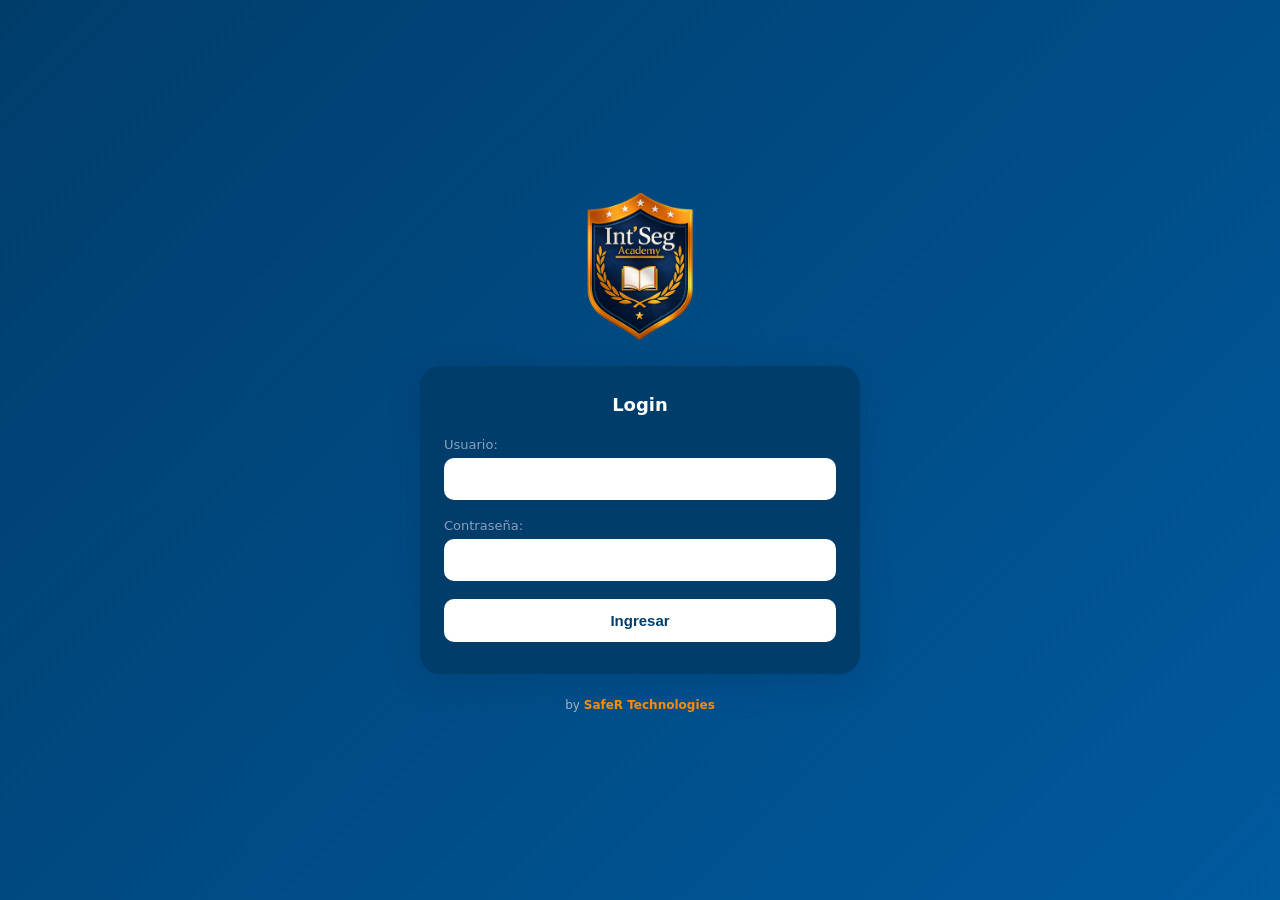
<file: index.html>
<!doctype html>
<html lang="es">
<head>
<meta charset="utf-8"/>
<meta name="viewport" content="width=device-width,initial-scale=1"/>
<title>IntSeg Academy</title>
<link rel="stylesheet" href="./styles.css"/>
</head>
<body>

<div id="toast" class="toast hidden"></div>

<!-- ══════════════ LOGIN ══════════════ -->
<section id="viewLogin">
  <div class="loginWrap">
    <div class="loginLogo"><img src="logo-intseg-nobg.png" alt="IntSeg Academy" class="loginLogoImg"/></div>
    <div class="loginCard">
      <div class="loginCardTitle">Login</div>
      <div class="loginError hidden" id="loginError">Usuario o contraseña incorrectos.</div>
      <label class="loginLabel">Usuario:</label>
      <input class="loginInput" id="inputUser" type="text" autocomplete="username"/>
      <label class="loginLabel">Contraseña:</label>
      <input class="loginInput" id="inputPass" type="password" autocomplete="current-password"/>
      <button class="loginBtn" id="btnLogin">Ingresar</button>
    </div>
    <div class="loginFooter">by <strong>SafeR Technologies</strong></div>
  </div>
</section>

<!-- ══════════════ APP SHELL ══════════════ -->
<div id="appShell" class="app-shell hidden">

  <!-- SIDEBAR -->
  <aside class="sidebar hidden" id="sidebar">
    <div class="sidebar__logo">
      <img src="logo-intseg-nobg.png" alt="IntSeg"/>
      <span>Int'Seg<br>Academy</span>
    </div>
    <nav class="sidebar__nav">
      <button class="sidebar__item active" id="sideInicio" onclick="navigate('catalog')">
        <svg viewBox="0 0 24 24"><path d="M12 3l9 8h-3v10h-5v-6H11v6H6V11H3l9-8z"/></svg>Inicio
      </button>
      <button class="sidebar__item" id="sideCursos" onclick="navigate('catalog')">
        <svg viewBox="0 0 24 24"><path d="M4 4h16v4H4V4zm0 6h16v10H4V10zm2 2v6h12v-6H6z"/></svg>Cursos
      </button>
      <button class="sidebar__item" id="sideAdmin" onclick="navigate('admin')">
        <svg viewBox="0 0 24 24"><path d="M19 3H5a2 2 0 00-2 2v14a2 2 0 002 2h14a2 2 0 002-2V5a2 2 0 00-2-2zM9 17H7v-5h2v5zm4 0h-2v-8h2v8zm4 0h-2v-3h2v3z"/></svg>Admin
      </button>
      <button class="sidebar__item" onclick="toast('Ajustes próximamente')">
        <svg viewBox="0 0 24 24"><path d="M19.14 12.936a7.97 7.97 0 000-1.872l2.036-1.58-1.93-3.34-2.4.97a7.98 7.98 0 00-1.62-.94l-.36-2.54H9.13l-.36 2.54c-.57.23-1.11.54-1.62.94l-2.4-.97-1.93 3.34 2.04 1.58a7.97 0 000 1.87l-2.04 1.58 1.93 3.34 2.4-.97c.5.4 1.05.72 1.62.95l.36 2.54h5.74l.36-2.54c.57-.23 1.12-.55 1.62-.95l2.4.97 1.93-3.34-2.04-1.58zM12 15.5a3.5 3.5 0 113.5-3.5 3.5 3.5 0 01-3.5 3.5z"/></svg>Ajustes
      </button>
    </nav>
    <div class="sidebar__footer">
      <button class="sidebar__logout" onclick="doLogout()">
        <svg viewBox="0 0 24 24"><path d="M13 3h-2v10h2V3zm4.83 2.17l-1.42 1.42A6.92 6.92 0 0119 12a7 7 0 11-9.95-6.29V3.52A9 9 0 103 12a9 9 0 007 8.77V18.7A7 7 0 0117.83 5.17z"/></svg>Cerrar sesión
      </button>
    </div>
  </aside>

  <!-- ══════════════ CATÁLOGO ══════════════ -->
  <section id="viewCatalog" class="view hidden">
    <header class="topbar">
      <div class="topbar__left">
        <img class="brand__mini" src="logo-intseg-nobg.png" alt="IntSeg"/>
        <div class="topbar__title">Catálogo de Cursos</div>
      </div>
    </header>
    <div class="page-content">
      <div class="search">
        <svg viewBox="0 0 24 24" class="search__icon"><path d="M10 4a6 6 0 104.472 10.03l3.75 3.75 1.414-1.414-3.75-3.75A6 6 0 0010 4zm0 2a4 4 0 110 8 4 4 0 010-8z"/></svg>
        <input class="search__input" id="searchInput" placeholder="Buscar cursos..."/>
      </div>
      <div class="tabs">
        <button class="tab tab--active" data-filter="all">Todos</button>
        <button class="tab" data-filter="progress">En curso</button>
        <button class="tab" data-filter="done">Completados</button>
      </div>
      <div class="list" id="courseList">
        <article class="courseCard" data-status="new" data-course="dc3">
          <div class="pill">Certificación DC3</div>
          <div class="courseCard__row">
            <div class="thumb"><img src="avatar-guardia.png" alt="Fundamento Legal"/></div>
            <div class="courseCard__main">
              <div class="courseCard__title">Fundamento Legal de la Seguridad Privada</div>
              <div class="progressRow"><div class="progressText">Sin iniciar</div><div class="progressBar"><div class="progressBar__fill" style="width:0%"></div></div></div>
            </div>
            <button class="btnNavy" data-go="detail" data-course="dc3">Ver</button>
          </div>
        </article>
        <article class="courseCard" data-status="new" data-course="iso">
          <div class="pill">Certificación Internacional</div>
          <div class="courseCard__row">
            <div class="thumb"><img src="cover-iso28001.jpg" alt="C-TPAT"/></div>
            <div class="courseCard__main">
              <div class="courseCard__title">C-TPAT / OEA: Seguridad en la Cadena de Suministro</div>
              <div class="progressRow"><div class="progressText">Sin iniciar</div><div class="progressBar"><div class="progressBar__fill" style="width:0%"></div></div></div>
            </div>
            <button class="btnNavy" data-go="detail" data-course="iso">Ver</button>
          </div>
        </article>
        <article class="courseCard" data-status="new" data-course="aml">
          <div class="pill">Seguridad Patrimonial</div>
          <div class="courseCard__row">
            <div class="thumb"><img src="cover-antilavado.jpg" alt="Patrimonial"/></div>
            <div class="courseCard__main">
              <div class="courseCard__title">Seguridad Patrimonial</div>
              <div class="progressRow"><div class="progressText">Sin iniciar</div><div class="progressBar"><div class="progressBar__fill" style="width:0%"></div></div></div>
            </div>
            <button class="btnNavy" data-go="detail" data-course="aml">Ver</button>
          </div>
        </article>
      </div>
    </div>
    <nav class="bottomNav">
      <button class="navItem navItem--active" onclick="navigate('catalog')"><svg viewBox="0 0 24 24" class="navIcon"><path d="M12 3l9 8h-3v10h-5v-6H11v6H6V11H3l9-8z"/></svg><span>Inicio</span></button>
      <button class="navItem navItem--active" onclick="navigate('catalog')"><svg viewBox="0 0 24 24" class="navIcon"><path d="M4 4h16v4H4V4zm0 6h16v10H4V10zm2 2v6h12v-6H6z"/></svg><span>Cursos</span></button>
      <button class="navItem" onclick="navigate('admin')"><svg viewBox="0 0 24 24" class="navIcon"><path d="M19 3H5a2 2 0 00-2 2v14a2 2 0 002 2h14a2 2 0 002-2V5a2 2 0 00-2-2zM9 17H7v-5h2v5zm4 0h-2v-8h2v8zm4 0h-2v-3h2v3z"/></svg><span>Admin</span></button>
      <button class="navItem" onclick="toast('Ajustes próximamente')"><svg viewBox="0 0 24 24" class="navIcon"><path d="M19.14 12.936a7.97 7.97 0 000-1.872l2.036-1.58-1.93-3.34-2.4.97a7.98 7.98 0 00-1.62-.94l-.36-2.54H9.13l-.36 2.54c-.57.23-1.11.54-1.62.94l-2.4-.97-1.93 3.34 2.04 1.58a7.97 0 000 1.87l-2.04 1.58 1.93 3.34 2.4-.97c.5.4 1.05.72 1.62.95l.36 2.54h5.74l.36-2.54c.57-.23 1.12-.55 1.62-.95l2.4.97 1.93-3.34-2.04-1.58zM12 15.5a3.5 3.5 0 113.5-3.5 3.5 3.5 0 01-3.5 3.5z"/></svg><span>Ajustes</span></button>
    </nav>
  </section>

  <!-- ══════════════ DETALLE ══════════════ -->
  <section id="viewDetail" class="hidden">
    <header class="topbar">
      <div class="topbar__left">
        <button class="iconBtn" data-back="catalog"><svg viewBox="0 0 24 24" class="icon"><path d="M15.5 5l-7 7 7 7 1.5-1.5L11.5 12 17 6.5 15.5 5z"/></svg></button>
        <div class="topbar__title">Detalle del Curso</div>
      </div>
    </header>
    <div class="detailScroll">
      <div class="pill" id="detBadge"></div>
      <div class="detailHeader">
        <div class="detailAvatar" id="detAvatar"><img src="avatar-guardia.png" alt="Curso"/></div>
        <div class="detailInfo">
          <div class="detailTitle" id="detTitle"></div>
          <div class="metaRow">
            <div class="metaItem"><span class="metaDot"><img src="instructor.jpg" alt=""/></span><span><b>Instructor:</b> <span id="detInstructor"></span></span></div>
            <div class="metaItem"><svg viewBox="0 0 24 24" class="metaIcon"><path d="M12 7a1 1 0 011 1v4.382l2.447 1.413a1 1 0 01-1 1.732l-2.947-1.7A1 1 0 0111 13V8a1 1 0 011-1zm0-5a10 10 0 100 20 10 10 0 000-20zm0 2a8 8 0 110 16 8 8 0 010-16z"/></svg><span id="detDuration"></span></div>
          </div>
        </div>
      </div>
      <p class="detailDesc" id="detDesc"></p>
      <a class="btnVerPDF hidden" id="btnVerPDF" target="_blank" rel="noopener">
        <svg viewBox="0 0 24 24"><path d="M14 2H6a2 2 0 00-2 2v16a2 2 0 002 2h12a2 2 0 002-2V8l-6-6zm-1 1.5L18.5 9H13V3.5zM12 17H8v-1h4v1zm4-3H8v-1h8v1zm0-3H8v-1h8v1z"/></svg>
        Ver presentación original (PDF)
      </a>
      <div class="sectionTitle">Contenido del curso</div>
      <div id="moduleList"></div>
    </div>
    <div class="detailFooter">
      <button class="btnPrimaryWide" id="btnEval">Iniciar evaluación</button>
    </div>
  </section>

  <!-- ══════════════ QUIZ ══════════════ -->
  <section id="viewQuiz" class="hidden">
    <header class="topbar">
      <div class="topbar__left">
        <button class="iconBtn" data-back="detail"><svg viewBox="0 0 24 24" class="icon"><path d="M15.5 5l-7 7 7 7 1.5-1.5L11.5 12 17 6.5 15.5 5z"/></svg></button>
        <div class="topbar__title">Evaluación</div>
      </div>
    </header>
    <div class="quizWrap">
      <div class="quizHeader">
        <div class="quizCourseName" id="quizCourseTitle"></div>
        <div class="quizMeta" id="quizProgress">Pregunta 1 de 10</div>
        <div class="quizBar"><div class="quizBar__fill" id="quizProgressBar" style="width:0%"></div></div>
      </div>
      <div class="quizBody">
        <div class="quizQ" id="quizQuestion"></div>
        <div class="quizOptions" id="quizOptions"></div>
      </div>
      <div class="quizFooter">
        <button class="btnPrimaryWide hidden" id="btnNextQ">Siguiente →</button>
      </div>
    </div>
  </section>

  <!-- ══════════════ RESULTADO ══════════════ -->
  <section id="viewResult" class="hidden">
    <header class="topbar">
      <div class="topbar__left">
        <button class="iconBtn" data-back="catalog"><svg viewBox="0 0 24 24" class="icon"><path d="M15.5 5l-7 7 7 7 1.5-1.5L11.5 12 17 6.5 15.5 5z"/></svg></button>
        <div class="topbar__title">Resultado</div>
      </div>
    </header>
    <div class="resultWrap">
      <div class="resultIcon" id="resultIcon">🏅</div>
      <div class="resultTitle" id="resultTitle">¡Aprobado!</div>
      <div class="resultScore" id="resultScore"></div>
      <div class="resultBarWrap"><div class="resultBar"><div class="resultBarFill" id="resultBarFill"></div></div></div>
      <div class="resultMsg" id="resultMsg"></div>
      <button class="btnPrimaryWide" id="btnRetry" style="display:none">Reintentar evaluación</button>
      <button class="btnSecondaryWide" data-back="catalog">← Volver al catálogo</button>
    </div>
  </section>

  <!-- ══════════════ ADMIN ══════════════ -->
  <section id="viewAdmin" class="view hidden">
    <header class="topbar topbar--flat">
      <div class="topbar__left">
        <div class="topbar__title topbar__title--big">Panel de Administración</div>
      </div>
    </header>
    <div class="page-content page-content--admin">

      <!-- Tabs admin -->
      <div class="adminTabs">
        <button class="adminTab adminTab--active" data-atab="dashboard">📊 Dashboard</button>
        <button class="adminTab" data-atab="usuarios">👥 Usuarios</button>
        <button class="adminTab" data-atab="cursos">📘 Cursos</button>
        <button class="adminTab" data-atab="evaluaciones">📋 Evaluaciones</button>
      </div>

      <!-- TAB: DASHBOARD -->
      <div id="atab-dashboard" class="adminTabContent">
        <div class="statsGrid" id="adminStats"></div>
        <div class="sectionTitle" style="margin-top:20px">Progreso por curso</div>
        <div id="adminCourseStats"></div>
      </div>

      <!-- TAB: USUARIOS -->
      <div id="atab-usuarios" class="adminTabContent hidden">
        <div class="tabToolbar">
          <div class="sectionTitle">Usuarios registrados</div>
          <button class="btnPrimary" onclick="openUserModal()">+ Nuevo usuario</button>
        </div>
        <div id="adminUserTable"></div>
      </div>

      <!-- TAB: CURSOS -->
      <div id="atab-cursos" class="adminTabContent hidden">
        <div class="sectionTitle" style="margin-bottom:12px">Gestión de cursos</div>
        <div id="adminCourseList"></div>
      </div>

      <!-- TAB: EVALUACIONES -->
      <div id="atab-evaluaciones" class="adminTabContent hidden">
        <div class="sectionTitle" style="margin-bottom:12px">Resultados de evaluaciones</div>
        <div id="adminEvalTable"></div>
      </div>

    </div>
    <nav class="bottomNav">
      <button class="navItem" onclick="navigate('catalog')"><svg viewBox="0 0 24 24" class="navIcon"><path d="M12 3l9 8h-3v10h-5v-6H11v6H6V11H3l9-8z"/></svg><span>Inicio</span></button>
      <button class="navItem" onclick="navigate('catalog')"><svg viewBox="0 0 24 24" class="navIcon"><path d="M4 4h16v4H4V4zm0 6h16v10H4V10zm2 2v6h12v-6H6z"/></svg><span>Cursos</span></button>
      <button class="navItem navItem--active"><svg viewBox="0 0 24 24" class="navIcon"><path d="M19 3H5a2 2 0 00-2 2v14a2 2 0 002 2h14a2 2 0 002-2V5a2 2 0 00-2-2zM9 17H7v-5h2v5zm4 0h-2v-8h2v8zm4 0h-2v-3h2v3z"/></svg><span>Admin</span></button>
      <button class="navItem" onclick="toast('Ajustes próximamente')"><svg viewBox="0 0 24 24" class="navIcon"><path d="M19.14 12.936a7.97 7.97 0 000-1.872l2.036-1.58-1.93-3.34-2.4.97a7.98 7.98 0 00-1.62-.94l-.36-2.54H9.13l-.36 2.54c-.57.23-1.11.54-1.62.94l-2.4-.97-1.93 3.34 2.04 1.58a7.97 0 000 1.87l-2.04 1.58 1.93 3.34 2.4-.97c.5.4 1.05.72 1.62.95l.36 2.54h5.74l.36-2.54c.57-.23 1.12-.55 1.62-.95l2.4.97 1.93-3.34-2.04-1.58zM12 15.5a3.5 3.5 0 113.5-3.5 3.5 3.5 0 01-3.5 3.5z"/></svg><span>Ajustes</span></button>
    </nav>
  </section>

</div><!-- /app-shell -->

<!-- MODAL EDITAR CURSO -->
<div id="modalCurso" class="modalOverlay hidden">
  <div class="modal">
    <div class="modal__title">Editar curso</div>
    <input type="hidden" id="editCourseKey"/>
    <label class="editLabel">Título</label>
    <input class="editInput" id="editTitle" type="text"/>
    <label class="editLabel">Badge / Certificación</label>
    <input class="editInput" id="editBadge" type="text"/>
    <label class="editLabel">Instructor</label>
    <input class="editInput" id="editInstructor" type="text"/>
    <label class="editLabel">Duración</label>
    <input class="editInput" id="editDuration" type="text"/>
    <label class="editLabel">Descripción</label>
    <textarea class="editTextarea" id="editDesc" rows="3"></textarea>
    <div class="modal__actions">
      <button class="modal__btn modal__btn--cancel" id="btnCancelEdit">Cancelar</button>
      <button class="modal__btn" id="btnSaveEdit">Guardar cambios</button>
    </div>
  </div>
</div>

<!-- MODAL USUARIO -->
<div id="modalUsuario" class="modalOverlay hidden">
  <div class="modal">
    <div class="modal__title" id="modalUsuarioTitle">Nuevo usuario</div>
    <input type="hidden" id="editUserId"/>
    <label class="editLabel">Nombre completo</label>
    <input class="editInput" id="editUserNombre" type="text" placeholder="Ej. Juan García"/>
    <label class="editLabel">Usuario (login)</label>
    <input class="editInput" id="editUserUser" type="text" placeholder="Ej. guardia02"/>
    <label class="editLabel">Contraseña</label>
    <input class="editInput" id="editUserPass" type="text" placeholder="Mínimo 6 caracteres"/>
    <label class="editLabel">Rol</label>
    <select class="editInput" id="editUserRole">
      <option value="guardia">Guardia</option>
      <option value="maestro">Instructor</option>
      <option value="admin">Administrador</option>
    </select>
    <label class="editLabel">Estado</label>
    <select class="editInput" id="editUserStatus">
      <option value="activo">Activo</option>
      <option value="inactivo">Inactivo</option>
    </select>
    <div id="modalUsuarioError" class="loginError hidden" style="margin-top:10px"></div>
    <div class="modal__actions">
      <button class="modal__btn modal__btn--cancel" id="btnCancelUser">Cancelar</button>
      <button class="modal__btn" id="btnSaveUser">Guardar</button>
    </div>
  </div>
</div>

<script src="./app.js"></script>
</body>
</html>
</file>
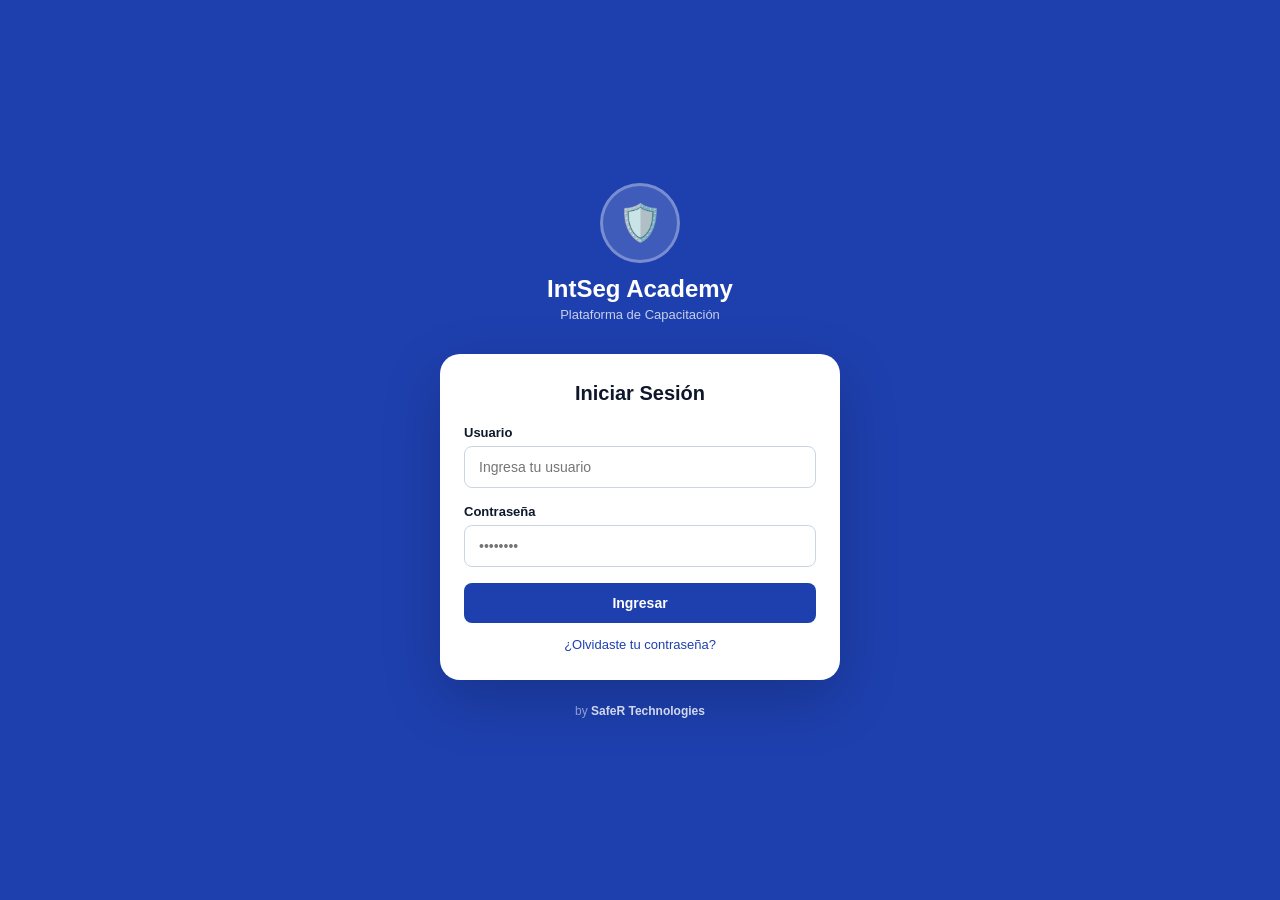
<file: intseg-academy/index.html>
<!DOCTYPE html>
<html lang="es">
<head>
  <meta charset="UTF-8">
  <meta name="viewport" content="width=device-width, initial-scale=1.0">
  <title>IntSeg Academy — Login</title>
  <link rel="stylesheet" href="css/styles.css">
  <style>
    body {
      background: var(--azul-primario);
      display: flex;
      flex-direction: column;
      align-items: center;
      justify-content: center;
      min-height: 100vh;
      padding: 24px 16px;
    }
    .brand {
      text-align: center;
      margin-bottom: 32px;
    }
    .brand-logo {
      width: 80px;
      height: 80px;
      background: rgba(255,255,255,0.15);
      border-radius: 50%;
      display: flex;
      align-items: center;
      justify-content: center;
      font-size: 36px;
      margin: 0 auto 12px;
      border: 3px solid rgba(255,255,255,0.3);
    }
    .brand h1 {
      color: white;
      font-size: 24px;
      font-weight: 800;
    }
    .brand p {
      color: rgba(255,255,255,0.75);
      font-size: 13px;
      margin-top: 4px;
    }
    .login-card {
      background: white;
      border-radius: 20px;
      padding: 28px 24px;
      width: 100%;
      max-width: 400px;
      box-shadow: 0 20px 60px rgba(0,0,0,0.2);
    }
    .login-card h2 {
      font-size: 20px;
      margin-bottom: 20px;
      color: var(--texto);
      text-align: center;
    }
    .forgot {
      text-align: center;
      margin-top: 14px;
      font-size: 13px;
      color: var(--azul-primario);
      cursor: pointer;
    }
    .footer-brand {
      margin-top: 24px;
      color: rgba(255,255,255,0.5);
      font-size: 12px;
      text-align: center;
    }
    .footer-brand span { color: rgba(255,255,255,0.8); font-weight: 600; }
    .error-msg {
      background: #FEE2E2;
      color: var(--rojo);
      padding: 10px 14px;
      border-radius: 8px;
      font-size: 13px;
      margin-bottom: 16px;
      display: none;
    }
  </style>
</head>
<body>

  <div class="brand">
    <div class="brand-logo">🛡️</div>
    <h1>IntSeg Academy</h1>
    <p>Plataforma de Capacitación</p>
  </div>

  <div class="login-card">
    <h2>Iniciar Sesión</h2>

    <div class="error-msg" id="errorMsg">
      Usuario o contraseña incorrectos. Intenta de nuevo.
    </div>

    <div class="input-group">
      <label>Usuario</label>
      <input type="text" id="usuario" placeholder="Ingresa tu usuario" autocomplete="username">
    </div>

    <div class="input-group">
      <label>Contraseña</label>
      <input type="password" id="password" placeholder="••••••••" autocomplete="current-password">
    </div>

    <button class="btn btn-primary" onclick="login()">Ingresar</button>

    <p class="forgot">¿Olvidaste tu contraseña?</p>
  </div>

  <p class="footer-brand">by <span>SafeR Technologies</span></p>

  <script src="js/app.js"></script>
</body>
</html>
</file>
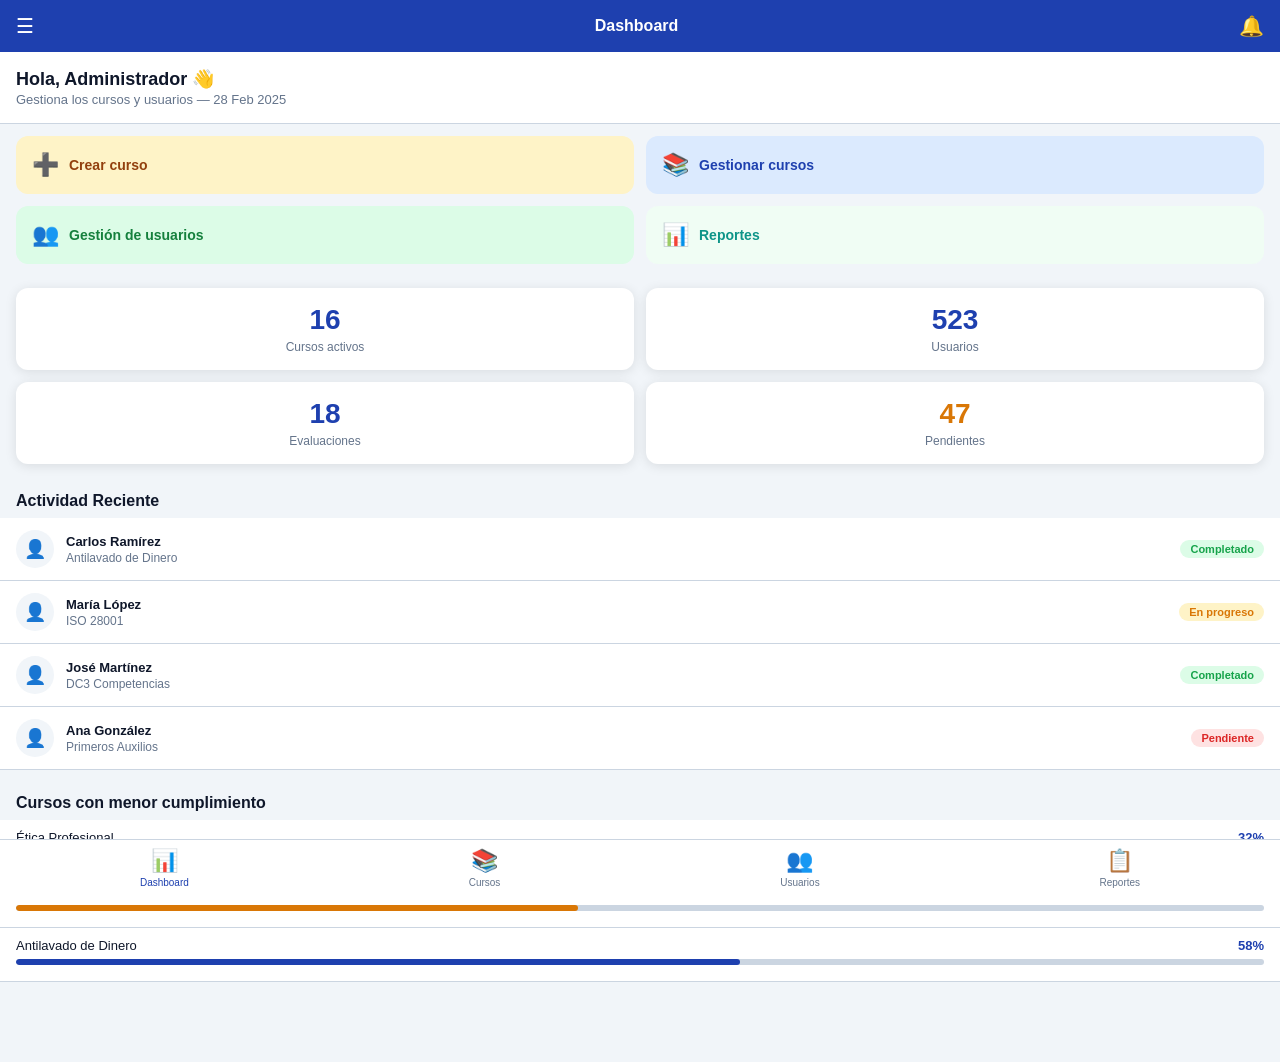
<file: intseg-academy/pages/admin.html>
<!DOCTYPE html>
<html lang="es">
<head>
  <meta charset="UTF-8">
  <meta name="viewport" content="width=device-width, initial-scale=1.0">
  <title>IntSeg Academy — Admin</title>
  <link rel="stylesheet" href="../css/styles.css">
  <style>
    .saludo { padding: 16px; background: white; border-bottom: 1px solid var(--gris-claro); }
    .saludo h2 { font-size: 18px; }
    .saludo p { font-size: 13px; color: var(--gris); margin-top: 2px; }
    .acciones-grid {
      display: grid;
      grid-template-columns: 1fr 1fr;
      gap: 12px;
      padding: 12px 16px;
    }
    .accion-card {
      border-radius: var(--radius);
      padding: 16px;
      display: flex;
      align-items: center;
      gap: 10px;
      font-weight: 600;
      font-size: 14px;
      cursor: pointer;
    }
    .accion-icon { font-size: 22px; }
    .actividad-row {
      display: flex;
      align-items: center;
      gap: 12px;
      padding: 12px 16px;
      border-bottom: 1px solid var(--gris-claro);
      background: white;
    }
    .avatar {
      width: 38px; height: 38px;
      border-radius: 50%;
      background: var(--fondo);
      display: flex;
      align-items: center;
      justify-content: center;
      font-size: 18px;
      flex-shrink: 0;
    }
    .actividad-info { flex: 1; }
    .actividad-nombre { font-weight: 600; font-size: 13px; }
    .actividad-curso { font-size: 12px; color: var(--gris); margin-top: 2px; }
    .curso-cumplimiento {
      padding: 10px 16px;
      background: white;
      border-bottom: 1px solid var(--gris-claro);
    }
    .cumplimiento-header { display: flex; justify-content: space-between; margin-bottom: 4px; }
    .cumplimiento-nombre { font-size: 13px; font-weight: 500; }
    .cumplimiento-pct { font-size: 13px; font-weight: 700; color: var(--azul-primario); }
  </style>
</head>
<body style="background: var(--fondo);">

  <!-- Header -->
  <div class="header">
    <span class="header-icon">☰</span>
    <span class="header-title">Dashboard</span>
    <span class="header-icon">🔔</span>
  </div>

  <!-- Saludo -->
  <div class="saludo">
    <h2>Hola, Administrador 👋</h2>
    <p>Gestiona los cursos y usuarios — 28 Feb 2025</p>
  </div>

  <!-- Acciones rápidas -->
  <div class="acciones-grid">
    <div class="accion-card" style="background:#FEF3C7; color:#92400E;">
      <span class="accion-icon">➕</span> Crear curso
    </div>
    <div class="accion-card" style="background:#DBEAFE; color:#1E40AF;">
      <span class="accion-icon">📚</span> Gestionar cursos
    </div>
    <div class="accion-card" style="background:#DCFCE7; color:#15803D;">
      <span class="accion-icon">👥</span> Gestión de usuarios
    </div>
    <div class="accion-card" style="background:#F0FDF4; color:#0D9488;">
      <span class="accion-icon">📊</span> Reportes
    </div>
  </div>

  <!-- Métricas -->
  <div class="metrics-grid">
    <div class="metric-card">
      <div class="metric-number">16</div>
      <div class="metric-label">Cursos activos</div>
    </div>
    <div class="metric-card">
      <div class="metric-number">523</div>
      <div class="metric-label">Usuarios</div>
    </div>
    <div class="metric-card">
      <div class="metric-number">18</div>
      <div class="metric-label">Evaluaciones</div>
    </div>
    <div class="metric-card">
      <div class="metric-number" style="color:var(--naranja);">47</div>
      <div class="metric-label">Pendientes</div>
    </div>
  </div>

  <!-- Actividad reciente -->
  <div class="content">
    <p class="section-title">Actividad Reciente</p>

    <div class="actividad-row">
      <div class="avatar">👤</div>
      <div class="actividad-info">
        <p class="actividad-nombre">Carlos Ramírez</p>
        <p class="actividad-curso">Antilavado de Dinero</p>
      </div>
      <span class="badge badge-verde">Completado</span>
    </div>

    <div class="actividad-row">
      <div class="avatar">👤</div>
      <div class="actividad-info">
        <p class="actividad-nombre">María López</p>
        <p class="actividad-curso">ISO 28001</p>
      </div>
      <span class="badge badge-naranja">En progreso</span>
    </div>

    <div class="actividad-row">
      <div class="avatar">👤</div>
      <div class="actividad-info">
        <p class="actividad-nombre">José Martínez</p>
        <p class="actividad-curso">DC3 Competencias</p>
      </div>
      <span class="badge badge-verde">Completado</span>
    </div>

    <div class="actividad-row">
      <div class="avatar">👤</div>
      <div class="actividad-info">
        <p class="actividad-nombre">Ana González</p>
        <p class="actividad-curso">Primeros Auxilios</p>
      </div>
      <span class="badge badge-rojo">Pendiente</span>
    </div>

    <!-- Cumplimiento -->
    <p class="section-title" style="margin-top:8px;">Cursos con menor cumplimiento</p>

    <div class="curso-cumplimiento">
      <div class="cumplimiento-header">
        <span class="cumplimiento-nombre">Ética Profesional</span>
        <span class="cumplimiento-pct">32%</span>
      </div>
      <div class="progress-bar"><div class="progress-fill" style="width:32%; background:var(--rojo);"></div></div>
    </div>

    <div class="curso-cumplimiento">
      <div class="cumplimiento-header">
        <span class="cumplimiento-nombre">ISO 28001</span>
        <span class="cumplimiento-pct">45%</span>
      </div>
      <div class="progress-bar"><div class="progress-fill" style="width:45%; background:var(--naranja);"></div></div>
    </div>

    <div class="curso-cumplimiento">
      <div class="cumplimiento-header">
        <span class="cumplimiento-nombre">Antilavado de Dinero</span>
        <span class="cumplimiento-pct">58%</span>
      </div>
      <div class="progress-bar"><div class="progress-fill" style="width:58%;"></div></div>
    </div>

  </div>

  <!-- Bottom Nav -->
  <nav class="bottom-nav">
    <a href="#" class="nav-item active"><span>📊</span><span>Dashboard</span></a>
    <a href="catalogo.html" class="nav-item"><span>📚</span><span>Cursos</span></a>
    <a href="#" class="nav-item"><span>👥</span><span>Usuarios</span></a>
    <a href="#" class="nav-item"><span>📋</span><span>Reportes</span></a>
  </nav>

  <script src="../js/app.js"></script>
</body>
</html>
</file>
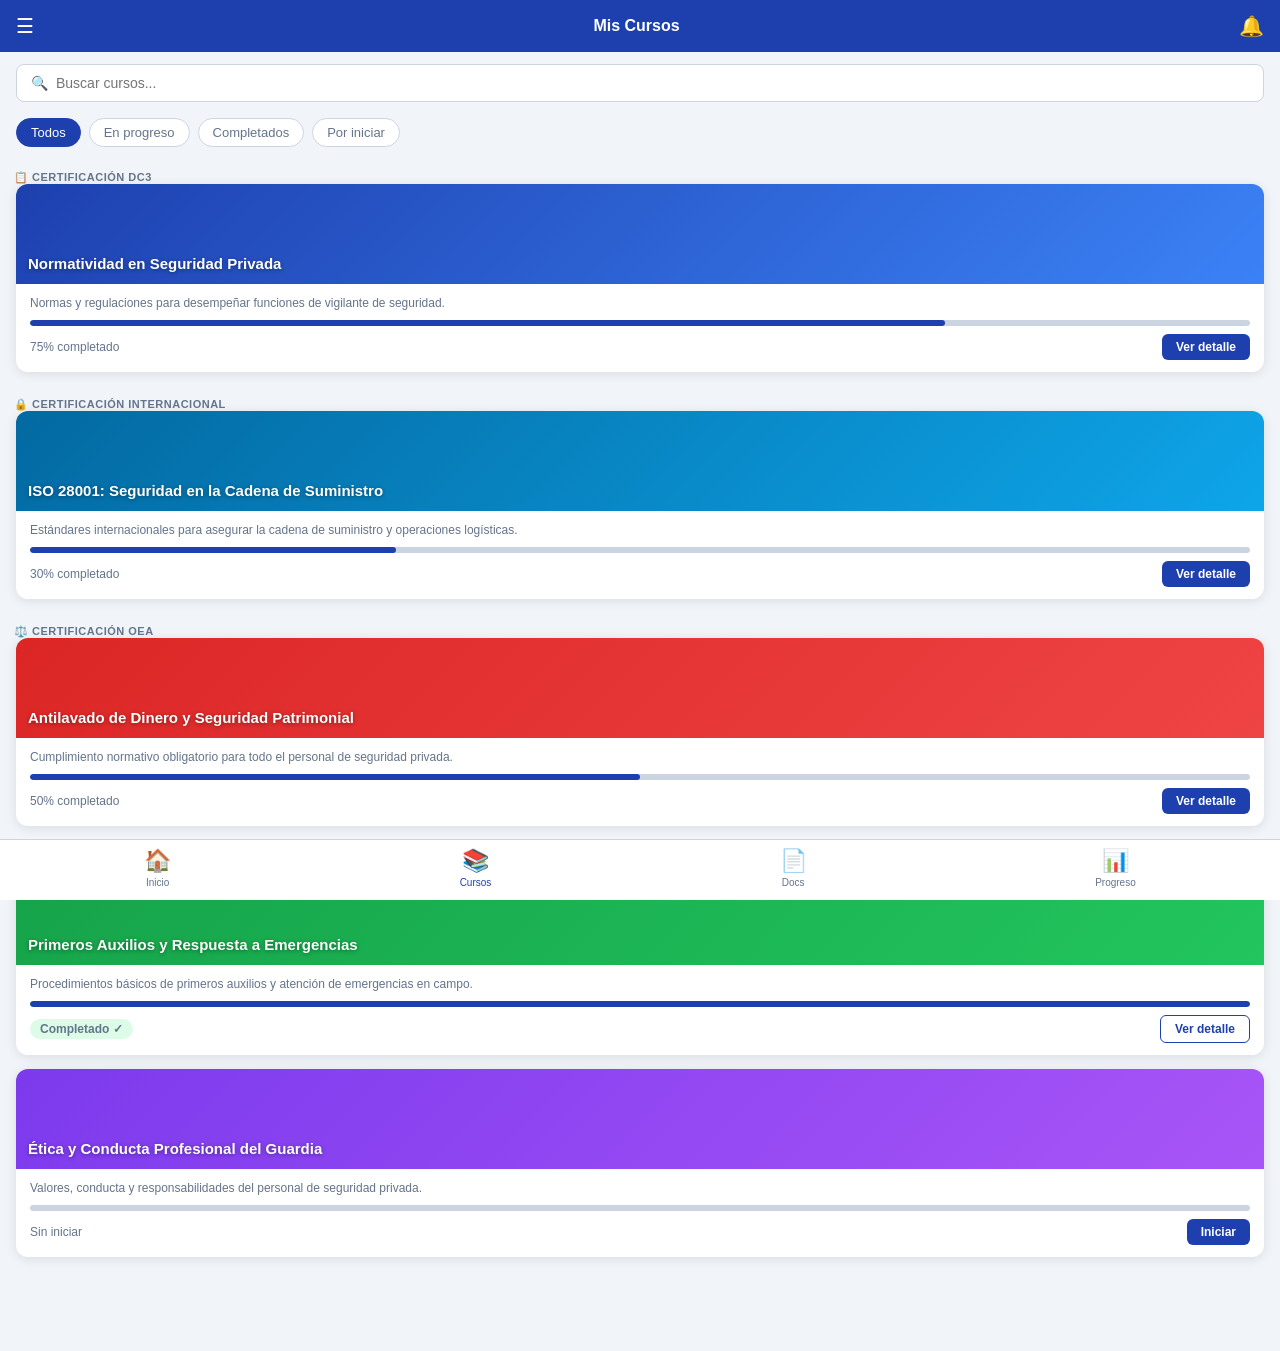
<file: intseg-academy/pages/catalogo.html>
<!DOCTYPE html>
<html lang="es">
<head>
  <meta charset="UTF-8">
  <meta name="viewport" content="width=device-width, initial-scale=1.0">
  <title>IntSeg Academy — Catálogo</title>
  <link rel="stylesheet" href="../css/styles.css">
  <style>
    .curso-card {
      background: white;
      border-radius: var(--radius);
      box-shadow: var(--sombra);
      margin: 0 16px 14px;
      overflow: hidden;
    }
    .curso-banner {
      height: 100px;
      display: flex;
      align-items: flex-end;
      padding: 12px;
      position: relative;
    }
    .curso-banner h3 {
      color: white;
      font-size: 15px;
      font-weight: 700;
      text-shadow: 0 1px 4px rgba(0,0,0,0.4);
      z-index: 1;
    }
    .curso-body { padding: 12px 14px; }
    .curso-desc { color: var(--gris); font-size: 12px; margin-bottom: 10px; }
    .curso-footer {
      display: flex;
      align-items: center;
      justify-content: space-between;
      margin-top: 8px;
    }
    .progreso-label { font-size: 12px; color: var(--gris); }
    .categoria {
      font-size: 11px;
      font-weight: 600;
      color: var(--gris);
      text-transform: uppercase;
      letter-spacing: 0.5px;
      padding: 12px 14px 0;
    }
  </style>
</head>
<body>

  <!-- Header -->
  <div class="header">
    <span class="header-icon">☰</span>
    <span class="header-title">Mis Cursos</span>
    <span class="header-icon">🔔</span>
  </div>

  <!-- Buscador -->
  <div class="search-bar" style="margin-top:12px;">
    <span>🔍</span>
    <input type="text" placeholder="Buscar cursos...">
  </div>

  <!-- Chips filtro -->
  <div class="chips">
    <span class="chip active">Todos</span>
    <span class="chip">En progreso</span>
    <span class="chip">Completados</span>
    <span class="chip">Por iniciar</span>
  </div>

  <!-- Lista de cursos -->
  <div class="content">

    <!-- Curso 1 -->
    <p class="categoria">📋 Certificación DC3</p>
    <div class="curso-card">
      <div class="curso-banner" style="background: linear-gradient(135deg, #1E40AF, #3B82F6);">
        <h3>Normatividad en Seguridad Privada</h3>
      </div>
      <div class="curso-body">
        <p class="curso-desc">Normas y regulaciones para desempeñar funciones de vigilante de seguridad.</p>
        <div class="progress-bar"><div class="progress-fill" style="width:75%"></div></div>
        <div class="curso-footer">
          <span class="progreso-label">75% completado</span>
          <a href="detalle.html" class="btn btn-primary btn-sm" style="width:auto">Ver detalle</a>
        </div>
      </div>
    </div>

    <!-- Curso 2 -->
    <p class="categoria">🔒 Certificación Internacional</p>
    <div class="curso-card">
      <div class="curso-banner" style="background: linear-gradient(135deg, #0369A1, #0EA5E9);">
        <h3>ISO 28001: Seguridad en la Cadena de Suministro</h3>
      </div>
      <div class="curso-body">
        <p class="curso-desc">Estándares internacionales para asegurar la cadena de suministro y operaciones logísticas.</p>
        <div class="progress-bar"><div class="progress-fill" style="width:30%"></div></div>
        <div class="curso-footer">
          <span class="progreso-label">30% completado</span>
          <a href="detalle.html" class="btn btn-primary btn-sm" style="width:auto">Ver detalle</a>
        </div>
      </div>
    </div>

    <!-- Curso 3 -->
    <p class="categoria">⚖️ Certificación OEA</p>
    <div class="curso-card">
      <div class="curso-banner" style="background: linear-gradient(135deg, #DC2626, #EF4444);">
        <h3>Antilavado de Dinero y Seguridad Patrimonial</h3>
      </div>
      <div class="curso-body">
        <p class="curso-desc">Cumplimiento normativo obligatorio para todo el personal de seguridad privada.</p>
        <div class="progress-bar"><div class="progress-fill" style="width:50%"></div></div>
        <div class="curso-footer">
          <span class="progreso-label">50% completado</span>
          <a href="detalle.html" class="btn btn-primary btn-sm" style="width:auto">Ver detalle</a>
        </div>
      </div>
    </div>

    <!-- Curso 4 -->
    <p class="categoria">🏥 Capacitación General</p>
    <div class="curso-card">
      <div class="curso-banner" style="background: linear-gradient(135deg, #16A34A, #22C55E);">
        <h3>Primeros Auxilios y Respuesta a Emergencias</h3>
      </div>
      <div class="curso-body">
        <p class="curso-desc">Procedimientos básicos de primeros auxilios y atención de emergencias en campo.</p>
        <div class="progress-bar"><div class="progress-fill" style="width:100%"></div></div>
        <div class="curso-footer">
          <span class="progreso-label badge badge-verde">Completado ✓</span>
          <a href="detalle.html" class="btn btn-secondary btn-sm" style="width:auto">Ver detalle</a>
        </div>
      </div>
    </div>

    <!-- Curso 5 -->
    <div class="curso-card" style="margin-top:0">
      <div class="curso-banner" style="background: linear-gradient(135deg, #7C3AED, #A855F7);">
        <h3>Ética y Conducta Profesional del Guardia</h3>
      </div>
      <div class="curso-body">
        <p class="curso-desc">Valores, conducta y responsabilidades del personal de seguridad privada.</p>
        <div class="progress-bar"><div class="progress-fill" style="width:0%"></div></div>
        <div class="curso-footer">
          <span class="progreso-label">Sin iniciar</span>
          <a href="detalle.html" class="btn btn-primary btn-sm" style="width:auto">Iniciar</a>
        </div>
      </div>
    </div>

  </div>

  <!-- Bottom Nav -->
  <nav class="bottom-nav">
    <a href="../index.html" class="nav-item"><span>🏠</span><span>Inicio</span></a>
    <a href="catalogo.html" class="nav-item active"><span>📚</span><span>Cursos</span></a>
    <a href="#" class="nav-item"><span>📄</span><span>Docs</span></a>
    <a href="#" class="nav-item"><span>📊</span><span>Progreso</span></a>
  </nav>

  <script src="../js/app.js"></script>
</body>
</html>
</file>
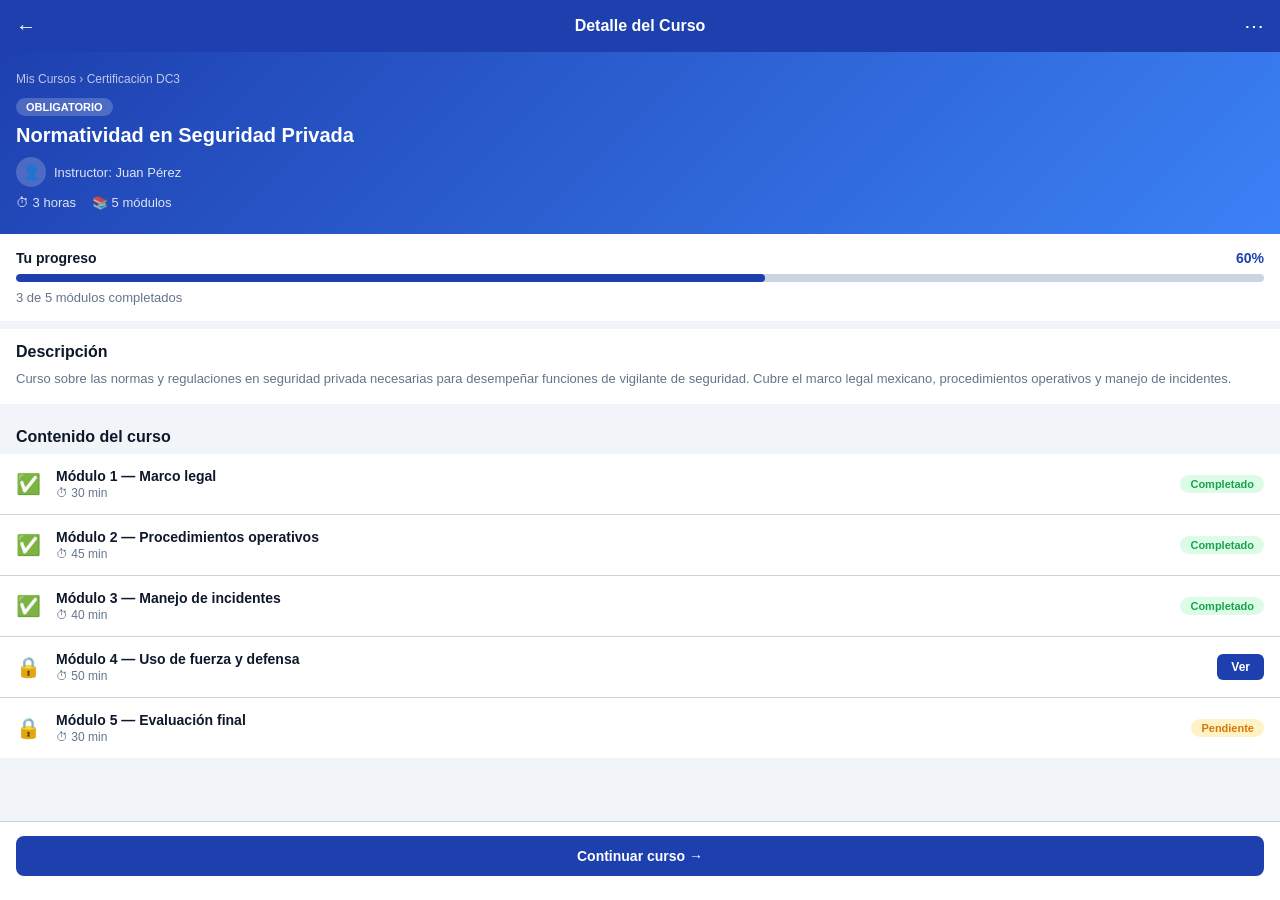
<file: intseg-academy/pages/detalle.html>
<!DOCTYPE html>
<html lang="es">
<head>
  <meta charset="UTF-8">
  <meta name="viewport" content="width=device-width, initial-scale=1.0">
  <title>IntSeg Academy — Detalle del Curso</title>
  <link rel="stylesheet" href="../css/styles.css">
  <style>
    .curso-banner {
      background: linear-gradient(135deg, #1E40AF, #3B82F6);
      padding: 20px 16px 24px;
      color: white;
    }
    .breadcrumb { font-size: 12px; color: rgba(255,255,255,0.7); margin-bottom: 12px; }
    .curso-banner h1 { font-size: 20px; margin-bottom: 8px; }
    .curso-meta { display: flex; gap: 16px; font-size: 13px; color: rgba(255,255,255,0.85); margin-top: 8px; }
    .progreso-section { background: white; padding: 16px; margin-bottom: 8px; }
    .progreso-header { display: flex; justify-content: space-between; align-items: center; margin-bottom: 8px; }
    .modulo-item {
      display: flex;
      align-items: center;
      padding: 14px 16px;
      background: white;
      border-bottom: 1px solid var(--gris-claro);
      gap: 12px;
    }
    .modulo-item:last-child { border-bottom: none; }
    .modulo-icon { font-size: 20px; min-width: 28px; }
    .modulo-info { flex: 1; }
    .modulo-titulo { font-weight: 600; font-size: 14px; }
    .modulo-dur { font-size: 12px; color: var(--gris); margin-top: 2px; }
    .modulo-action { font-size: 12px; }
    .btn-fixed {
      position: fixed;
      bottom: 0; left: 0; right: 0;
      padding: 14px 16px 24px;
      background: white;
      border-top: 1px solid var(--gris-claro);
    }
    .instructor-row {
      display: flex;
      align-items: center;
      gap: 8px;
      margin-top: 10px;
      font-size: 13px;
      color: rgba(255,255,255,0.85);
    }
    .avatar-sm {
      width: 30px; height: 30px;
      background: rgba(255,255,255,0.2);
      border-radius: 50%;
      display: flex;
      align-items: center;
      justify-content: center;
      font-size: 14px;
    }
    .section-modules { margin-bottom: 80px; }
  </style>
</head>
<body style="background: var(--fondo);">

  <!-- Header -->
  <div class="header">
    <a href="catalogo.html" style="color:white; text-decoration:none; font-size:20px;">←</a>
    <span class="header-title">Detalle del Curso</span>
    <span class="header-icon">⋯</span>
  </div>

  <!-- Banner -->
  <div class="curso-banner">
    <p class="breadcrumb">Mis Cursos › Certificación DC3</p>
    <span class="badge badge-azul" style="background:rgba(255,255,255,0.2);color:white;margin-bottom:8px;">OBLIGATORIO</span>
    <h1>Normatividad en Seguridad Privada</h1>
    <div class="instructor-row">
      <div class="avatar-sm">👤</div>
      <span>Instructor: Juan Pérez</span>
    </div>
    <div class="curso-meta">
      <span>⏱ 3 horas</span>
      <span>📚 5 módulos</span>
    </div>
  </div>

  <!-- Progreso -->
  <div class="progreso-section">
    <div class="progreso-header">
      <span class="bold">Tu progreso</span>
      <span class="text-azul bold">60%</span>
    </div>
    <div class="progress-bar" style="height:8px;">
      <div class="progress-fill" style="width:60%"></div>
    </div>
    <p class="text-gris mt-8" style="font-size:13px;">3 de 5 módulos completados</p>
  </div>

  <!-- Descripción -->
  <div style="background:white; padding:14px 16px; margin-bottom:8px;">
    <h3 style="margin-bottom:8px;">Descripción</h3>
    <p style="font-size:13px; color:var(--gris); line-height:1.6;">
      Curso sobre las normas y regulaciones en seguridad privada necesarias para desempeñar funciones de vigilante de seguridad. Cubre el marco legal mexicano, procedimientos operativos y manejo de incidentes.
    </p>
  </div>

  <!-- Módulos -->
  <div class="section-modules">
    <p class="section-title">Contenido del curso</p>

    <div class="modulo-item">
      <span class="modulo-icon">✅</span>
      <div class="modulo-info">
        <p class="modulo-titulo">Módulo 1 — Marco legal</p>
        <p class="modulo-dur">⏱ 30 min</p>
      </div>
      <span class="badge badge-verde">Completado</span>
    </div>

    <div class="modulo-item">
      <span class="modulo-icon">✅</span>
      <div class="modulo-info">
        <p class="modulo-titulo">Módulo 2 — Procedimientos operativos</p>
        <p class="modulo-dur">⏱ 45 min</p>
      </div>
      <span class="badge badge-verde">Completado</span>
    </div>

    <div class="modulo-item">
      <span class="modulo-icon">✅</span>
      <div class="modulo-info">
        <p class="modulo-titulo">Módulo 3 — Manejo de incidentes</p>
        <p class="modulo-dur">⏱ 40 min</p>
      </div>
      <span class="badge badge-verde">Completado</span>
    </div>

    <div class="modulo-item">
      <span class="modulo-icon">🔒</span>
      <div class="modulo-info">
        <p class="modulo-titulo">Módulo 4 — Uso de fuerza y defensa</p>
        <p class="modulo-dur">⏱ 50 min</p>
      </div>
      <a href="#" class="btn btn-primary btn-sm" style="width:auto">Ver</a>
    </div>

    <div class="modulo-item">
      <span class="modulo-icon">🔒</span>
      <div class="modulo-info">
        <p class="modulo-titulo">Módulo 5 — Evaluación final</p>
        <p class="modulo-dur">⏱ 30 min</p>
      </div>
      <span class="badge badge-naranja">Pendiente</span>
    </div>
  </div>

  <!-- Botón fijo -->
  <div class="btn-fixed">
    <button class="btn btn-primary">Continuar curso →</button>
  </div>

  <script src="../js/app.js"></script>
</body>
</html>
</file>
<file: styles.css>
:root{
  --navy:#003d6b; --navy2:#002a4f;
  --orange:#ff8c00;
  --text:#1f2937; --muted:#6b7280;
  --line:#e5e7eb; --bg:#f3f4f6;
}
*{box-sizing:border-box;margin:0;padding:0;}
body{font-family:system-ui,-apple-system,Segoe UI,Roboto,Arial,sans-serif;background:#fff;color:var(--text);}
.hidden{display:none!important;}

/* TOAST */
.toast{position:fixed;bottom:24px;left:50%;transform:translateX(-50%);background:rgba(0,42,79,.92);color:#fff;padding:10px 20px;border-radius:20px;font-size:13px;z-index:999;white-space:nowrap;pointer-events:none;transition:opacity .3s;}
.toast.hidden{opacity:0;}.toast:not(.hidden){opacity:1;}

/* LOGIN */
#viewLogin{min-height:100vh;background:#f5f6f8;display:flex;align-items:center;justify-content:center;padding:40px 16px;}
.loginWrap{display:flex;flex-direction:column;align-items:center;width:100%;max-width:400px;}
.loginLogo{margin-bottom:24px;}
.loginLogoImg{width:90px;height:auto;display:block;}
.loginCard{background:var(--navy);border-radius:20px;padding:28px 24px 32px;width:100%;box-shadow:0 8px 32px rgba(0,42,79,.2);}
.loginCardTitle{color:#fff;font-size:18px;font-weight:800;text-align:center;margin-bottom:22px;}
.loginLabel{display:block;color:#8aa0c0;font-size:13px;margin-bottom:6px;}
.loginInput{width:100%;background:#fff;border:none;border-radius:10px;padding:13px 14px;font-size:14px;margin-bottom:18px;outline:none;color:var(--text);}
.loginBtn{width:100%;background:#fff;color:var(--navy);border:none;border-radius:10px;padding:13px;font-size:15px;font-weight:800;cursor:pointer;}
.loginBtn:active{opacity:.85;}
.loginError{background:rgba(220,38,38,.18);color:#fca5a5;padding:10px 14px;border-radius:8px;font-size:13px;margin-bottom:16px;text-align:center;}
.loginFooter{margin-top:24px;font-size:12px;color:#aab0bc;text-align:center;}
.loginFooter strong{color:var(--orange);}

/* APP SHELL */
.app-shell{min-height:100vh;display:flex;flex-direction:column;}
.view{display:flex;flex-direction:column;flex:1;}

/* TOPBAR */
.topbar{height:54px;display:flex;align-items:center;justify-content:space-between;padding:0 16px;background:#fff;border-bottom:1px solid var(--line);position:sticky;top:0;z-index:50;flex-shrink:0;}
.topbar--flat{height:62px;align-items:flex-end;padding-bottom:10px;border-bottom:none;}
.topbar__left{display:flex;align-items:center;gap:10px;}
.topbar__title{font-size:16px;font-weight:800;}
.topbar__title--big{font-size:20px;}
.brand__mini{width:28px;height:auto;object-fit:contain;}
.iconBtn{width:36px;height:36px;border:0;background:transparent;display:grid;place-items:center;border-radius:10px;cursor:pointer;}
.icon{width:18px;height:18px;fill:#111827;}

/* PAGE */
.page-content{flex:1;overflow-y:auto;padding:12px 16px 88px;}
.page-content--admin{padding-bottom:88px;}

/* SEARCH */
.search{display:flex;align-items:center;gap:10px;background:#eef0f3;border-radius:12px;padding:10px 12px;}
.search__icon{width:18px;height:18px;fill:#6b7280;flex-shrink:0;}
.search__input{border:0;outline:0;background:transparent;width:100%;font-size:14px;color:#111827;}

/* TABS */
.tabs{margin-top:10px;display:flex;align-items:center;gap:10px;}
.tab{border:0;background:#fff;font-weight:700;color:#6b7280;padding:8px 14px;border-radius:10px;cursor:pointer;font-size:13px;}
.tab--active{background:var(--navy);color:#fff;}
.tab+.tab::before{content:"";display:inline-block;width:1px;height:16px;background:#d1d5db;margin-right:10px;vertical-align:middle;}

/* COURSE CARDS */
.list{margin-top:12px;display:grid;gap:12px;}
.courseCard{background:#fff;border-radius:16px;padding:12px;border:1px solid #eef0f3;box-shadow:0 4px 14px rgba(17,24,39,.06);}
.pill{display:inline-flex;align-items:center;gap:6px;font-size:12px;color:#6b7280;background:#eef0f3;padding:5px 10px;border-radius:10px;margin-bottom:8px;}
.courseCard__row{display:flex;align-items:center;gap:12px;}
.thumb{width:60px;height:60px;border-radius:12px;overflow:hidden;background:#e5e7eb;flex-shrink:0;}
.thumb img{width:100%;height:100%;object-fit:cover;}
.courseCard__main{flex:1;min-width:0;}
.courseCard__title{font-weight:800;font-size:14px;line-height:1.25;}
.courseCard__sub{font-size:12px;color:#6b7280;margin-top:3px;}
.btnNavy{border:0;background:var(--navy);color:#fff;font-weight:800;padding:9px 14px;border-radius:12px;font-size:12px;flex-shrink:0;cursor:pointer;transition:opacity .15s;white-space:nowrap;}
.btnNavy:active{opacity:.8;}
.progressRow{margin-top:6px;}
.progressText{font-size:12px;color:#6b7280;margin-bottom:4px;}
.progressBar{height:6px;background:#e5e7eb;border-radius:999px;overflow:hidden;}
.progressBar__fill{height:100%;width:0%;background:#003d6b;transition:width .4s;}

/* DETAIL */
#viewDetail{min-height:100vh;display:flex;flex-direction:column;}
.detailScroll{flex:1;overflow-y:auto;padding:12px 16px 16px;}
.detailFooter{padding:12px 16px 20px;background:#fff;border-top:1px solid var(--line);flex-shrink:0;}
.detailHeader{display:flex;gap:14px;margin-top:8px;}
.detailAvatar{width:72px;height:72px;border-radius:14px;overflow:hidden;background:#e5e7eb;flex-shrink:0;}
.detailAvatar img{width:100%;height:100%;object-fit:cover;}
.detailInfo{flex:1;min-width:0;}
.detailTitle{font-weight:900;font-size:17px;margin-bottom:8px;line-height:1.25;}
.metaRow{display:flex;align-items:center;gap:14px;flex-wrap:wrap;color:#6b7280;font-size:12px;}
.metaItem{display:flex;align-items:center;gap:6px;}
.metaDot{width:18px;height:18px;border-radius:999px;overflow:hidden;background:#e5e7eb;display:grid;place-items:center;flex-shrink:0;}
.metaDot img{width:100%;height:100%;object-fit:cover;}
.metaIcon{width:15px;height:15px;fill:#6b7280;}
.detailDesc{margin:14px 0 12px;color:#6b7280;font-size:13px;line-height:1.6;}
.sectionTitle{font-weight:900;font-size:14px;margin:12px 0 8px;}
.btnPrimaryWide{width:100%;border:0;background:linear-gradient(180deg,var(--navy),var(--navy2));color:#fff;font-weight:900;padding:14px;border-radius:14px;font-size:15px;cursor:pointer;}

/* ACORDEÓN */
.accordion{background:#fff;border:1px solid #eef0f3;border-radius:12px;margin-bottom:8px;overflow:hidden;}
.accordion--open{box-shadow:0 4px 16px rgba(0,61,107,.1);border-color:#b8ccdf;}
.accordion__header{width:100%;display:flex;align-items:center;justify-content:space-between;padding:13px 14px;background:transparent;border:none;cursor:pointer;text-align:left;gap:10px;}
.accordion__header:hover{background:#f9fafb;}
.accordion__left{display:flex;align-items:center;gap:10px;font-size:13px;font-weight:700;color:#1f2937;line-height:1.4;}
.accordion__chevron{color:#9ca3af;font-size:20px;flex-shrink:0;transition:transform .2s;}
.accordion--open .accordion__chevron{transform:rotate(90deg);}
.accordion__body{max-height:0;overflow:hidden;transition:max-height .35s ease;}
.accordion--open .accordion__body{max-height:800px;}
.accordion__list{list-style:none;padding:0 14px 14px;margin:0;border-top:1px solid #eef0f3;}
.accordion__list li{font-size:13px;color:#374151;line-height:1.65;padding:8px 0;border-bottom:1px solid #f3f4f6;}
.accordion__list li:last-child{border-bottom:none;}
.accordion__list li::before{content:"▸ ";color:var(--navy);font-size:11px;}
.checkDot{width:22px;height:22px;border-radius:999px;background:var(--navy);display:grid;place-items:center;flex-shrink:0;}
.checkDot .icon{width:14px;height:14px;fill:#fff;}

/* QUIZ */
#viewQuiz{min-height:100vh;display:flex;flex-direction:column;}
.quizWrap{flex:1;display:flex;flex-direction:column;padding:16px 16px 24px;gap:16px;}
.quizHeader{background:#fff;border-radius:14px;padding:14px 16px;border:1px solid #eef0f3;}
.quizCourseName{font-size:12px;color:#6b7280;margin-bottom:4px;}
.quizMeta{font-size:13px;font-weight:700;color:#1f2937;margin-bottom:8px;}
.quizBar{height:6px;background:#e5e7eb;border-radius:999px;overflow:hidden;}
.quizBar__fill{height:100%;background:var(--navy);border-radius:999px;transition:width .3s ease;}
.quizBody{flex:1;display:flex;flex-direction:column;gap:12px;}
.quizQ{background:#fff;border-radius:14px;padding:18px 16px;border:1px solid #eef0f3;font-size:15px;font-weight:700;line-height:1.5;}
.quizOptions{display:flex;flex-direction:column;gap:10px;}
.quizOption{width:100%;text-align:left;background:#fff;border:2px solid #e5e7eb;border-radius:12px;padding:13px 16px;font-size:14px;cursor:pointer;transition:border-color .15s,background .15s;line-height:1.4;}
.quizOption:hover:not(:disabled){border-color:var(--navy);background:#f0f4ff;}
.quizOption--correct{border-color:#22c55e!important;background:#dcfce7!important;color:#15803d;font-weight:700;}
.quizOption--wrong{border-color:#ef4444!important;background:#fee2e2!important;color:#b91c1c;}
.quizOption:disabled{cursor:default;}
.quizFooter{padding-top:4px;}

/* RESULTADO */
#viewResult{min-height:100vh;display:flex;flex-direction:column;}
.resultWrap{flex:1;display:flex;flex-direction:column;align-items:center;justify-content:center;padding:24px 24px 40px;gap:14px;text-align:center;}
.resultIcon{font-size:56px;}
.resultTitle{font-size:26px;font-weight:900;}
.resultScore{font-size:16px;color:#6b7280;}
.resultBarWrap{width:100%;max-width:320px;}
.resultBar{height:10px;background:#e5e7eb;border-radius:999px;overflow:hidden;}
.resultBarFill{height:100%;border-radius:999px;transition:width .5s ease;}
.resultMsg{font-size:14px;color:#6b7280;line-height:1.6;max-width:320px;}
.btnSecondaryWide{width:100%;border:2px solid var(--navy);background:#fff;color:var(--navy);font-weight:800;padding:13px;border-radius:14px;font-size:15px;cursor:pointer;margin-top:4px;}

/* ADMIN */
.subText{color:#6b7280;font-size:13px;margin-bottom:14px;}
.grid2{display:grid;grid-template-columns:1fr 1fr;gap:10px;margin-bottom:12px;}
.tile{border:0;border-radius:14px;padding:14px 12px;display:flex;gap:10px;align-items:center;background:#eef0f3;cursor:pointer;transition:filter .15s;}
.tile:hover{filter:brightness(.96);}
.tileIcon{font-size:20px;}.tileText{font-weight:800;font-size:13px;color:#111827;text-align:left;}
.tile--orange{background:#ffe7cf;}.tile--blue{background:#dbeafe;}.tile--green{background:#dcfce7;}.tile--teal{background:#d1fae5;}
.statsRow{display:grid;grid-template-columns:repeat(4,1fr);gap:8px;margin:0 0 16px;}
.stat{background:#fff;border:1px solid #eef0f3;border-radius:12px;padding:12px 6px;text-align:center;}
.statN{font-weight:900;font-size:18px;}.statN--orange{color:var(--orange);}.statL{font-size:11px;color:#6b7280;margin-top:2px;}
.adminList{display:grid;gap:10px;}
.adminCard{background:#fff;border:1px solid #eef0f3;border-radius:16px;padding:12px;display:flex;justify-content:space-between;gap:10px;align-items:center;}
.adminCard__left{flex:1;min-width:0;}
.adminBadge{display:inline-flex;align-items:center;gap:6px;font-size:11px;color:#6b7280;background:#eef0f3;padding:5px 10px;border-radius:10px;margin-bottom:8px;}
.adminRow{display:flex;gap:10px;align-items:center;}
.thumb.sm{width:48px;height:48px;border-radius:12px;}
.adminMain{min-width:0;}
.adminTitle{font-weight:800;font-size:13px;line-height:1.3;}
.adminMeta{font-size:12px;color:#6b7280;margin-top:2px;}

/* BOTTOM NAV */
.bottomNav{position:fixed;bottom:0;left:0;right:0;background:#fff;border-top:1px solid var(--line);display:grid;grid-template-columns:repeat(4,1fr);padding:8px 0 14px;z-index:50;}
.navItem{border:0;background:transparent;display:flex;flex-direction:column;align-items:center;gap:3px;color:#6b7280;font-size:11px;cursor:pointer;}
.navIcon{width:22px;height:22px;fill:#6b7280;}
.navItem--active{color:var(--navy);font-weight:800;}
.navItem--active .navIcon{fill:var(--navy);}

/* DESKTOP */
@media(min-width:768px){
  body{background:var(--bg);}
  #viewLogin{background:linear-gradient(135deg,#003d6b 0%,#005a9e 100%);}
  .loginWrap{max-width:440px;}.loginLogoImg{width:110px;}
  .sidebar{display:flex!important;flex-direction:column;width:220px;min-height:100vh;background:var(--navy);position:fixed;top:0;left:0;bottom:0;padding:28px 0 24px;z-index:100;flex-shrink:0;}
  .sidebar__logo{display:flex;align-items:center;gap:10px;padding:0 20px 28px;border-bottom:1px solid rgba(255,255,255,0.08);margin-bottom:16px;}
  .sidebar__logo img{width:36px;height:auto;}
  .sidebar__logo span{color:#fff;font-size:15px;font-weight:800;line-height:1.2;}
  .sidebar__nav{flex:1;display:flex;flex-direction:column;gap:2px;padding:0 10px;}
  .sidebar__item{display:flex;align-items:center;gap:12px;color:rgba(255,255,255,0.6);font-size:14px;font-weight:600;padding:10px 12px;border-radius:10px;cursor:pointer;border:0;background:transparent;width:100%;text-align:left;transition:background .15s,color .15s;}
  .sidebar__item:hover{background:rgba(255,255,255,0.08);color:#fff;}
  .sidebar__item.active{background:rgba(255,255,255,0.12);color:#fff;}
  .sidebar__item svg{width:18px;height:18px;fill:currentColor;flex-shrink:0;}
  .sidebar__footer{padding:16px 20px 0;border-top:1px solid rgba(255,255,255,0.08);margin-top:auto;}
  .sidebar__logout{display:flex;align-items:center;gap:10px;color:rgba(255,255,255,0.5);font-size:13px;cursor:pointer;background:transparent;border:0;padding:8px 0;width:100%;transition:color .15s;}
  .sidebar__logout:hover{color:#fff;}
  .sidebar__logout svg{width:16px;height:16px;fill:currentColor;}
  .app-shell{margin-left:220px;min-height:100vh;background:var(--bg);}
  .topbar{background:#fff;height:60px;padding:0 28px;}
  .topbar__title{font-size:18px;}.topbar__title--big{font-size:22px;}
  .brand__mini{display:none;}
  .page-content{padding:24px 28px 40px;max-width:900px;}
  .page-content--admin{padding:24px 28px 40px;max-width:1000px;}
  .list{grid-template-columns:1fr 1fr;gap:16px;}
  .thumb{width:72px;height:72px;}.courseCard__title{font-size:15px;}
  #viewDetail .detailScroll{max-width:720px;padding:24px 28px;}
  #viewDetail .detailFooter{padding:16px 28px 24px;max-width:720px;}
  .detailAvatar{width:90px;height:90px;border-radius:16px;}.detailTitle{font-size:20px;}
  .grid2{grid-template-columns:repeat(4,1fr);gap:12px;}
  .statsRow{grid-template-columns:repeat(4,1fr);}
  .adminList{grid-template-columns:1fr 1fr;gap:12px;}
  .bottomNav{display:none!important;}
  .quizWrap{max-width:640px;margin:0 auto;padding:28px 0 40px;}
  .resultWrap{max-width:480px;margin:0 auto;}
  .accordion__left{font-size:14px;}
}

/* ══════════════════════════════════════════════════
   ADMIN — Tabs
══════════════════════════════════════════════════ */
.adminTabs{display:flex;gap:6px;flex-wrap:wrap;margin-bottom:16px;}
.adminTab{border:0;background:#eef0f3;color:#6b7280;font-weight:700;font-size:13px;padding:9px 14px;border-radius:10px;cursor:pointer;transition:background .15s,color .15s;}
.adminTab--active{background:var(--navy);color:#fff;}
.adminTabContent{animation:fadeIn .2s ease;}
@keyframes fadeIn{from{opacity:0;transform:translateY(4px);}to{opacity:1;transform:translateY(0);}}

/* ── Dashboard stats ── */
.statsGrid{display:grid;grid-template-columns:repeat(2,1fr);gap:10px;}
.statCard{background:#fff;border:1px solid #eef0f3;border-radius:14px;padding:14px;text-align:center;}
.statCard--green .statCard__n{color:#16a34a;}
.statCard--orange .statCard__n{color:var(--orange);}
.statCard__n{font-size:26px;font-weight:900;color:var(--navy);}
.statCard__l{font-size:11px;color:#6b7280;margin-top:4px;}
.courseStatRow{background:#fff;border:1px solid #eef0f3;border-radius:12px;padding:12px 14px;margin-bottom:8px;}
.courseStatName{font-size:13px;font-weight:700;margin-bottom:6px;}
.courseStatBar{height:8px;background:#e5e7eb;border-radius:999px;overflow:hidden;margin-bottom:4px;}
.courseStatFill{height:100%;background:var(--navy);border-radius:999px;transition:width .5s ease;}
.courseStatPct{font-size:12px;color:#6b7280;}

/* ── Tabla usuarios ── */
.userTable{background:#fff;border-radius:14px;border:1px solid #eef0f3;overflow:auto;}
.userTable__head{display:grid;grid-template-columns:160px 80px repeat(4,1fr);background:var(--navy);color:#fff;font-size:12px;font-weight:700;padding:10px 14px;gap:8px;}
.userTable__row{display:grid;grid-template-columns:160px 80px repeat(4,1fr);padding:10px 14px;gap:8px;border-bottom:1px solid #f3f4f6;align-items:center;font-size:13px;}
.userTable__row:last-child{border-bottom:none;}
.userTable__name{display:flex;align-items:center;gap:8px;font-weight:700;}
.userAvatar{width:28px;height:28px;border-radius:999px;background:var(--navy);color:#fff;display:grid;place-items:center;font-size:13px;font-weight:800;flex-shrink:0;}
.roleBadge{font-size:11px;padding:3px 8px;border-radius:6px;font-weight:700;}
.roleBadge--guardia{background:#dbeafe;color:#1d4ed8;}
.roleBadge--maestro{background:#dcfce7;color:#15803d;}
.roleBadge--admin{background:#fee2e2;color:#b91c1c;}
.progCell{font-size:12px;text-align:center;}
.progCell--pass{color:#15803d;}
.progCell--fail{color:#b91c1c;}
.progCell--none{color:#9ca3af;}

/* ── Cursos admin ── */
.adminCourseCard{background:#fff;border:1px solid #eef0f3;border-radius:16px;padding:16px;margin-bottom:12px;display:flex;gap:14px;align-items:flex-start;}
.adminCourseCard__img{width:64px;height:64px;border-radius:12px;overflow:hidden;flex-shrink:0;}
.adminCourseCard__img img{width:100%;height:100%;object-fit:cover;}
.adminCourseCard__body{flex:1;min-width:0;}
.adminCourseCard__badge{font-size:11px;color:#6b7280;background:#eef0f3;padding:3px 8px;border-radius:6px;display:inline-block;margin-bottom:4px;}
.adminCourseCard__title{font-weight:800;font-size:14px;line-height:1.3;margin-bottom:4px;}
.adminCourseCard__meta{font-size:12px;color:#6b7280;margin-bottom:6px;}
.adminCourseCard__desc{font-size:12px;color:#6b7280;line-height:1.5;}
.adminCourseCard__actions{display:flex;flex-direction:column;gap:8px;flex-shrink:0;}
.btnEdit{border:2px solid var(--navy);background:#fff;color:var(--navy);font-weight:700;padding:8px 12px;border-radius:10px;font-size:12px;cursor:pointer;white-space:nowrap;}
.btnEdit:hover{background:var(--navy);color:#fff;}

/* ── Tabla evaluaciones ── */
.evalTable{background:#fff;border-radius:14px;border:1px solid #eef0f3;overflow:auto;}
.evalTable__head{display:grid;grid-template-columns:120px 1fr 80px 110px 90px;background:var(--navy);color:#fff;font-size:12px;font-weight:700;padding:10px 14px;gap:8px;}
.evalTable__row{display:grid;grid-template-columns:120px 1fr 80px 110px 90px;padding:10px 14px;gap:8px;border-bottom:1px solid #f3f4f6;align-items:center;font-size:13px;}
.evalTable__row:last-child{border-bottom:none;}
.evalTable__curso{font-size:12px;color:#374151;}
.statusBadge{font-size:11px;padding:3px 8px;border-radius:6px;font-weight:700;white-space:nowrap;}
.statusBadge--pass{background:#dcfce7;color:#15803d;}
.statusBadge--fail{background:#fee2e2;color:#b91c1c;}
.emptyState{text-align:center;color:#9ca3af;padding:40px 20px;font-size:14px;}

/* ── Modal editar ── */
.modalOverlay{position:fixed;inset:0;background:rgba(0,0,0,.5);display:flex;align-items:center;justify-content:center;z-index:200;padding:24px;}
.modal{background:#fff;border-radius:20px;padding:24px 22px 28px;max-width:420px;width:100%;}
.modal__title{font-size:17px;font-weight:800;margin-bottom:16px;}
.editLabel{display:block;font-size:12px;color:#6b7280;font-weight:600;margin-bottom:4px;margin-top:12px;}
.editInput{width:100%;border:1.5px solid #e5e7eb;border-radius:10px;padding:10px 12px;font-size:14px;outline:none;color:var(--text);}
.editInput:focus{border-color:var(--navy);}
.editTextarea{width:100%;border:1.5px solid #e5e7eb;border-radius:10px;padding:10px 12px;font-size:14px;outline:none;color:var(--text);resize:vertical;}
.editTextarea:focus{border-color:var(--navy);}
.modal__actions{display:flex;gap:10px;margin-top:20px;}
.modal__btn{flex:1;border:none;background:var(--navy);color:#fff;font-weight:800;padding:12px;border-radius:12px;font-size:14px;cursor:pointer;}
.modal__btn--cancel{background:#eef0f3;color:#374151;}

@media(min-width:768px){
  .statsGrid{grid-template-columns:repeat(3,1fr);}
  .adminCourseCard__actions{flex-direction:row;align-items:center;}
}

/* ── CRUD Usuarios ── */
.tabToolbar{display:flex;align-items:center;justify-content:space-between;margin-bottom:12px;}
.btnPrimary{border:0;background:var(--navy);color:#fff;font-weight:700;padding:9px 16px;border-radius:10px;font-size:13px;cursor:pointer;}
.btnPrimary:hover{opacity:.9;}

.userTable__head{grid-template-columns:160px 100px 80px 80px repeat(3,80px) 90px!important;}
.userTable__row{grid-template-columns:160px 100px 80px 80px repeat(3,80px) 90px!important;}
.userTable__row--inactive{opacity:.55;}
.userAvatar--inactive{background:#9ca3af!important;}

.statusPill{font-size:11px;padding:3px 8px;border-radius:6px;font-weight:700;}
.statusPill--active{background:#dcfce7;color:#15803d;}
.statusPill--inactive{background:#fee2e2;color:#b91c1c;}

.actionBtns{display:flex;gap:5px;align-items:center;}
.btnAction{border:0;background:#eef0f3;border-radius:8px;width:30px;height:30px;font-size:14px;cursor:pointer;display:grid;place-items:center;}
.btnAction--edit:hover{background:#dbeafe;}
.btnAction--deact:hover{background:#fee2e2;}
.btnAction--act:hover{background:#dcfce7;}
.btnAction--del:hover{background:#fee2e2;}

/* Botón Ver PDF */
.btnVerPDF{
  display:inline-flex;align-items:center;gap:8px;
  background:#f0f4ff;color:var(--navy);
  border:1.5px solid #b8ccdf;border-radius:10px;
  padding:10px 16px;font-size:13px;font-weight:700;
  text-decoration:none;margin-bottom:14px;
  transition:background .15s;
}
.btnVerPDF:hover{background:#dbeafe;}
.btnVerPDF svg{width:18px;height:18px;fill:var(--navy);flex-shrink:0;}
</file>
<file: intseg-academy/css/styles.css>
/* =============================================
   IntSeg Academy — Estilos Globales
   Mobile-First | Grupo IntSeg
   ============================================= */

:root {
  --azul-primario: #1E40AF;
  --azul-claro:    #3B82F6;
  --azul-hover:    #1D3A9E;
  --fondo:         #F1F5F9;
  --blanco:        #FFFFFF;
  --texto:         #0F172A;
  --gris:          #64748B;
  --gris-claro:    #CBD5E1;
  --verde:         #16A34A;
  --rojo:          #DC2626;
  --naranja:       #D97706;
  --sombra:        0 2px 12px rgba(0,0,0,0.10);
  --radius:        12px;
  --radius-sm:     8px;
}

* {
  margin: 0;
  padding: 0;
  box-sizing: border-box;
}

body {
  font-family: 'Inter', 'Segoe UI', Arial, sans-serif;
  background: var(--fondo);
  color: var(--texto);
  font-size: 14px;
  min-height: 100vh;
}

/* ── Tipografía ── */
h1 { font-size: 1.5rem; font-weight: 700; }
h2 { font-size: 1.2rem; font-weight: 700; }
h3 { font-size: 1rem;   font-weight: 600; }

/* ── Botones ── */
.btn {
  display: inline-block;
  padding: 12px 20px;
  border-radius: var(--radius-sm);
  font-weight: 600;
  font-size: 14px;
  cursor: pointer;
  border: none;
  text-align: center;
  transition: background 0.2s;
  text-decoration: none;
}
.btn-primary {
  background: var(--azul-primario);
  color: var(--blanco);
  width: 100%;
}
.btn-primary:hover { background: var(--azul-hover); }
.btn-secondary {
  background: transparent;
  color: var(--azul-primario);
  border: 1.5px solid var(--azul-primario);
}
.btn-sm {
  padding: 6px 14px;
  font-size: 12px;
  border-radius: 6px;
}

/* ── Inputs ── */
.input-group { margin-bottom: 16px; }
.input-group label {
  display: block;
  font-weight: 600;
  font-size: 13px;
  margin-bottom: 6px;
  color: var(--texto);
}
.input-group input {
  width: 100%;
  padding: 12px 14px;
  border: 1.5px solid var(--gris-claro);
  border-radius: var(--radius-sm);
  font-size: 14px;
  outline: none;
  transition: border 0.2s;
}
.input-group input:focus { border-color: var(--azul-primario); }

/* ── Cards ── */
.card {
  background: var(--blanco);
  border-radius: var(--radius);
  box-shadow: var(--sombra);
  padding: 16px;
}

/* ── Header ── */
.header {
  background: var(--azul-primario);
  color: var(--blanco);
  padding: 14px 16px;
  display: flex;
  align-items: center;
  justify-content: space-between;
  position: sticky;
  top: 0;
  z-index: 100;
}
.header-title { font-size: 16px; font-weight: 700; }
.header-icon { font-size: 20px; cursor: pointer; }

/* ── Bottom Nav ── */
.bottom-nav {
  position: fixed;
  bottom: 0;
  left: 0;
  right: 0;
  background: var(--blanco);
  border-top: 1px solid var(--gris-claro);
  display: flex;
  justify-content: space-around;
  padding: 8px 0 12px;
  z-index: 100;
}
.nav-item {
  display: flex;
  flex-direction: column;
  align-items: center;
  gap: 3px;
  color: var(--gris);
  font-size: 10px;
  cursor: pointer;
  text-decoration: none;
}
.nav-item.active { color: var(--azul-primario); }
.nav-item span:first-child { font-size: 22px; }

/* ── Barra de progreso ── */
.progress-bar {
  background: var(--gris-claro);
  border-radius: 4px;
  height: 6px;
  overflow: hidden;
  margin: 6px 0;
}
.progress-fill {
  height: 100%;
  background: var(--azul-primario);
  border-radius: 4px;
  transition: width 0.3s;
}

/* ── Badges ── */
.badge {
  display: inline-block;
  padding: 3px 10px;
  border-radius: 20px;
  font-size: 11px;
  font-weight: 600;
}
.badge-verde    { background: #DCFCE7; color: var(--verde); }
.badge-naranja  { background: #FEF3C7; color: var(--naranja); }
.badge-rojo     { background: #FEE2E2; color: var(--rojo); }
.badge-azul     { background: #DBEAFE; color: var(--azul-primario); }

/* ── Chips de filtro ── */
.chips { display: flex; gap: 8px; overflow-x: auto; padding: 12px 16px; }
.chip {
  white-space: nowrap;
  padding: 6px 14px;
  border-radius: 20px;
  font-size: 13px;
  font-weight: 500;
  cursor: pointer;
  border: 1.5px solid var(--gris-claro);
  background: var(--blanco);
  color: var(--gris);
}
.chip.active {
  background: var(--azul-primario);
  color: var(--blanco);
  border-color: var(--azul-primario);
}

/* ── Buscador ── */
.search-bar {
  margin: 0 16px 4px;
  background: var(--blanco);
  border-radius: var(--radius-sm);
  padding: 10px 14px;
  display: flex;
  align-items: center;
  gap: 8px;
  border: 1.5px solid var(--gris-claro);
}
.search-bar input {
  border: none;
  outline: none;
  font-size: 14px;
  width: 100%;
  color: var(--gris);
}

/* ── Contenido con padding bottom para nav ── */
.content { padding-bottom: 80px; }

/* ── Métricas admin ── */
.metrics-grid {
  display: grid;
  grid-template-columns: 1fr 1fr;
  gap: 12px;
  padding: 12px 16px;
}
.metric-card {
  background: var(--blanco);
  border-radius: var(--radius);
  box-shadow: var(--sombra);
  padding: 16px;
  text-align: center;
}
.metric-number {
  font-size: 28px;
  font-weight: 700;
  color: var(--azul-primario);
}
.metric-label {
  font-size: 12px;
  color: var(--gris);
  margin-top: 4px;
}

/* ── Utilidades ── */
.text-gris   { color: var(--gris); }
.text-azul   { color: var(--azul-primario); }
.text-verde  { color: var(--verde); }
.bold        { font-weight: 700; }
.mt-8        { margin-top: 8px; }
.mt-12       { margin-top: 12px; }
.mt-16       { margin-top: 16px; }
.px-16       { padding-left: 16px; padding-right: 16px; }
.section-title {
  font-size: 16px;
  font-weight: 700;
  padding: 16px 16px 8px;
}
</file>
